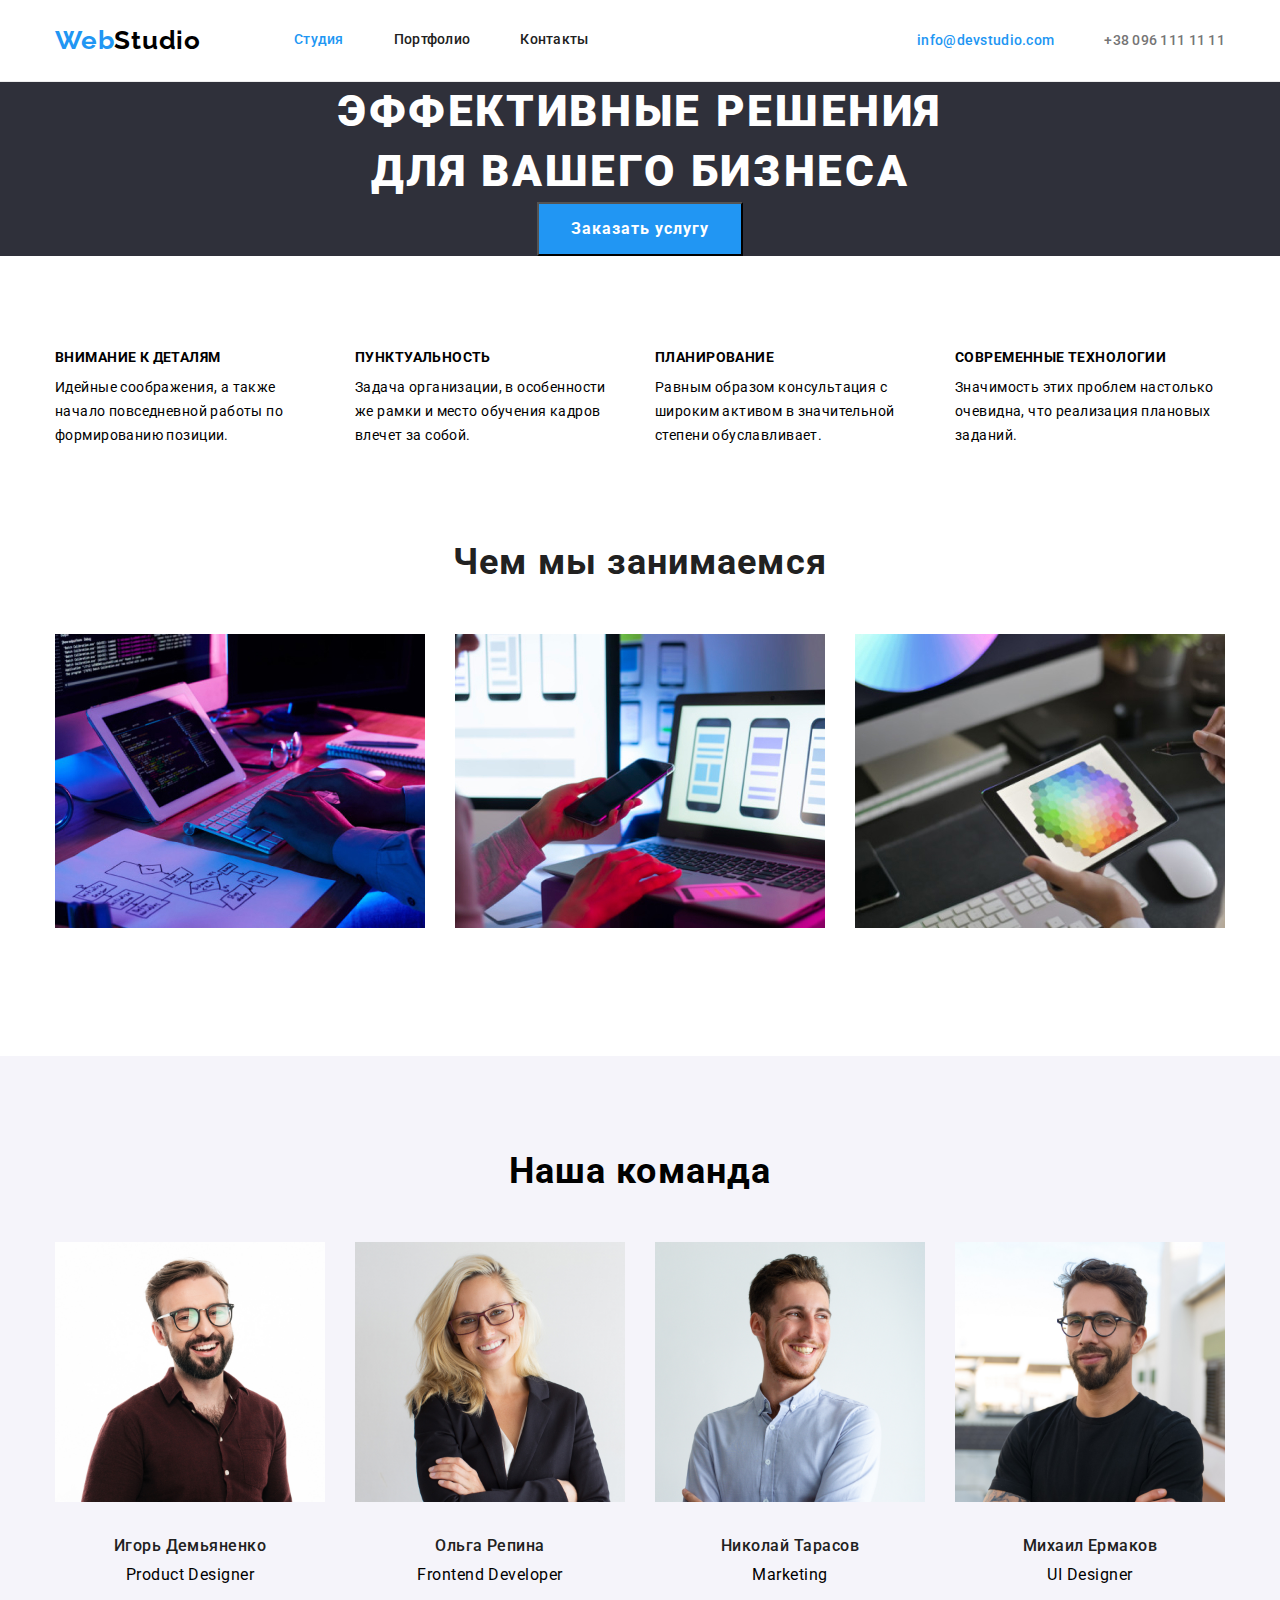
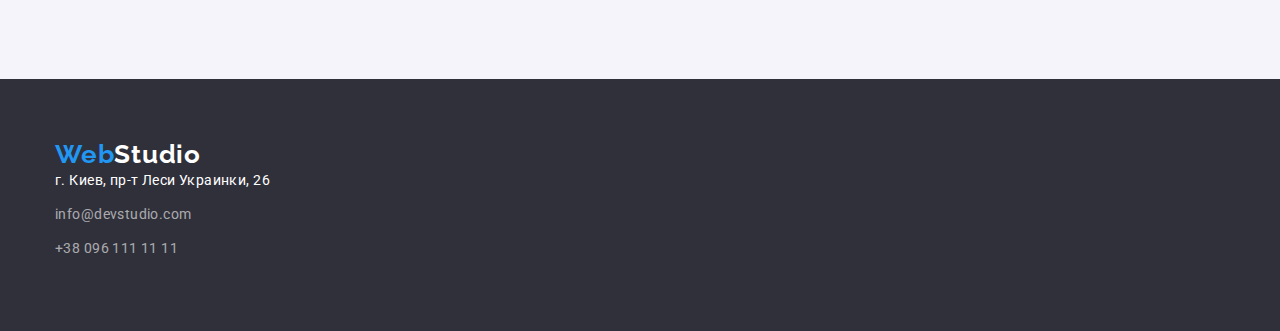
<file: index.html>
<!DOCTYPE html>
<html lang="ru">
<head>
    <meta charset="UTF-8">
    <meta name="viewport" content="width=device-width, initial-scale=1.0">
    <title>WebStudio</title>
    <link rel="preconnect" href="https://fonts.gstatic.com">
    <link href="https://fonts.googleapis.com/css2?family=Raleway:wght@700&family=Roboto:wght@400;500;700;900&display=swap"
    rel="stylesheet">
    <link rel="stylesheet" href="https://cdnjs.cloudflare.com/ajax/libs/modern-normalize/1.0.0/modern-normalize.min.css"/>    
    <link rel="stylesheet" href="./CSS/styles.css">
</head>
<body class="page">
    <header class="page-header">
        <div class="container">
        <!-- Навигация на страницы -->
        <nav>
        <div class="navcontainer">
        <a href="/" class="logo">Web<span class="logo-second">Studio</span></a>
         <ul class="site-nav">
            <li class="item"><a class="link current" href="" >Студия</a></li>
            <li class="item"><a class="link" href="./portfolio.html" >Портфолио</a></li>
            <li class="item"><a class="link" href="">Контакты</a></li>
         </ul>
        </div>
        </nav>
        <!-- Контакты -->
        <ul class="auth-nav">
            <li class="item"><a class="link current" href="mailto:info@dev.studio.com">info@devstudio.com</a></li>
            <li class="item"><a class="link" href="tel:+380961111111" >+38 096 111 11 11</a></li>
        </ul>
        </div>
    </header>    
    </header>
    <main>
        <!-- Секция с кнопкой заказ услуг -->
        <section class="hero">
            <div class="container">
            <h1 class="hero-title">Эффективные решения <br> для вашего бизнеса</h1>
            <button class="button" type="button">Заказать услугу</button>
            </div>
        </section>
        <!-- Преимущества -->
        <section class="feature">
            <div class="container">
            <ul class="feature-list">
                <li class="item">
                    <h2 class="title">Внимание к деталям</h2>
                    <p>Идейные соображения, а также начало повседневной работы по формированию позиции.</p>
                </li>
                <li class="item">
                    <h2 class="title">Пунктуальность</h2>
                    <p>Задача организации, в особенности же рамки и место обучения кадров влечет за собой.</p>
                </li>
                <li class="item">
                    <h2 class="title">Планирование</h2>
                    <p>Равным образом консультация с широким активом в значительной степени обуславливает.</p>
                </li>
                <li class="item">
                    <h2 class="title">Современные технологии</h2>
                    <p>Значимость этих проблем настолько очевидна, что реализация плановых заданий.</p>
                </li>
            </ul>
            </div>
        </section>
        <!-- Чем мы занимаемся -->
        <section class="works">
            <div class="container">
            <h2 class="works-title">Чем мы занимаемся</h2>
            <ul class="works-item">
                <li class="works-list">
                    <img src="./images/box1.jpg" alt="Активность 1" width="370" height="294"/>
                </li>
                <li class="works-list">
                    <img src="./images/box2.jpg" alt="Активность 2" width="370" height="294"/>
                </li>
                <li class="works-list">
                    <img src="./images/box3.jpg" alt="Активность 3" width="370" height="294"/>
                </li>
            </ul>
            </div>
        </section>
        <!-- Наша команда -->
        <section class="team">
            <div class="container">
            <h2 class="team-title">Наша команда</h2>
            <ul class="team-iteam">
                <li  class="team-list">
                <img class="image" src="./images/Product_Designer.jpg" alt="Продакт дизайнер" width="270" height="260"/>
                <h3 class="team-sign">Игорь Демьяненко</h3>
                <p class="team-description">Product Designer</p>
                </li>
                <li class="team-list">
                <img class="image" src="./images/Frontend_Developer.jpg" alt="Фронтенд разработчик" width="270" height="260"/>
                <h3 class="team-sign">Ольга Репина</h3>
                <p class="team-description">Frontend Developer</p>
                </li>
                <li class="team-list">
                    <img class="image"src="./images/Marketing.jpg" alt="Маркетолог" width="270" height="260"/>
                    <h3 class="team-sign">Николай Тарасов</h3>
                    <p class="team-description">Marketing</p>
                </li>
                <li class="team-list">
                    <img class="image" src="./images/UI_Designer.jpg" alt="Дизайнер" width="270" height="260"/>
                    <h3 class="team-sign">Михаил Ермаков</h3>
                    <p class="team-description">UI Designer</p>
                </li>
            </ul>
            </div>
        </section>
    </main>
    <!-- Футер -->
    <footer class="footter"> 
        <div class="container">
        <a href="/" class="logo">Web<span class="logo-second">Studio</span></a>
    <address>
        <span class="footter-address">г. Киев, пр-т Леси Украинки, 26</span>
        <a class="footter-block" href="mailto:info@dev.studio.com" >info@devstudio.com</a>
        <a class="footter-block" href="tel:+380961111111">+38 096 111 11 11</a>
    </address>
        </div>
    </footer>
</body>
</html>
</file>
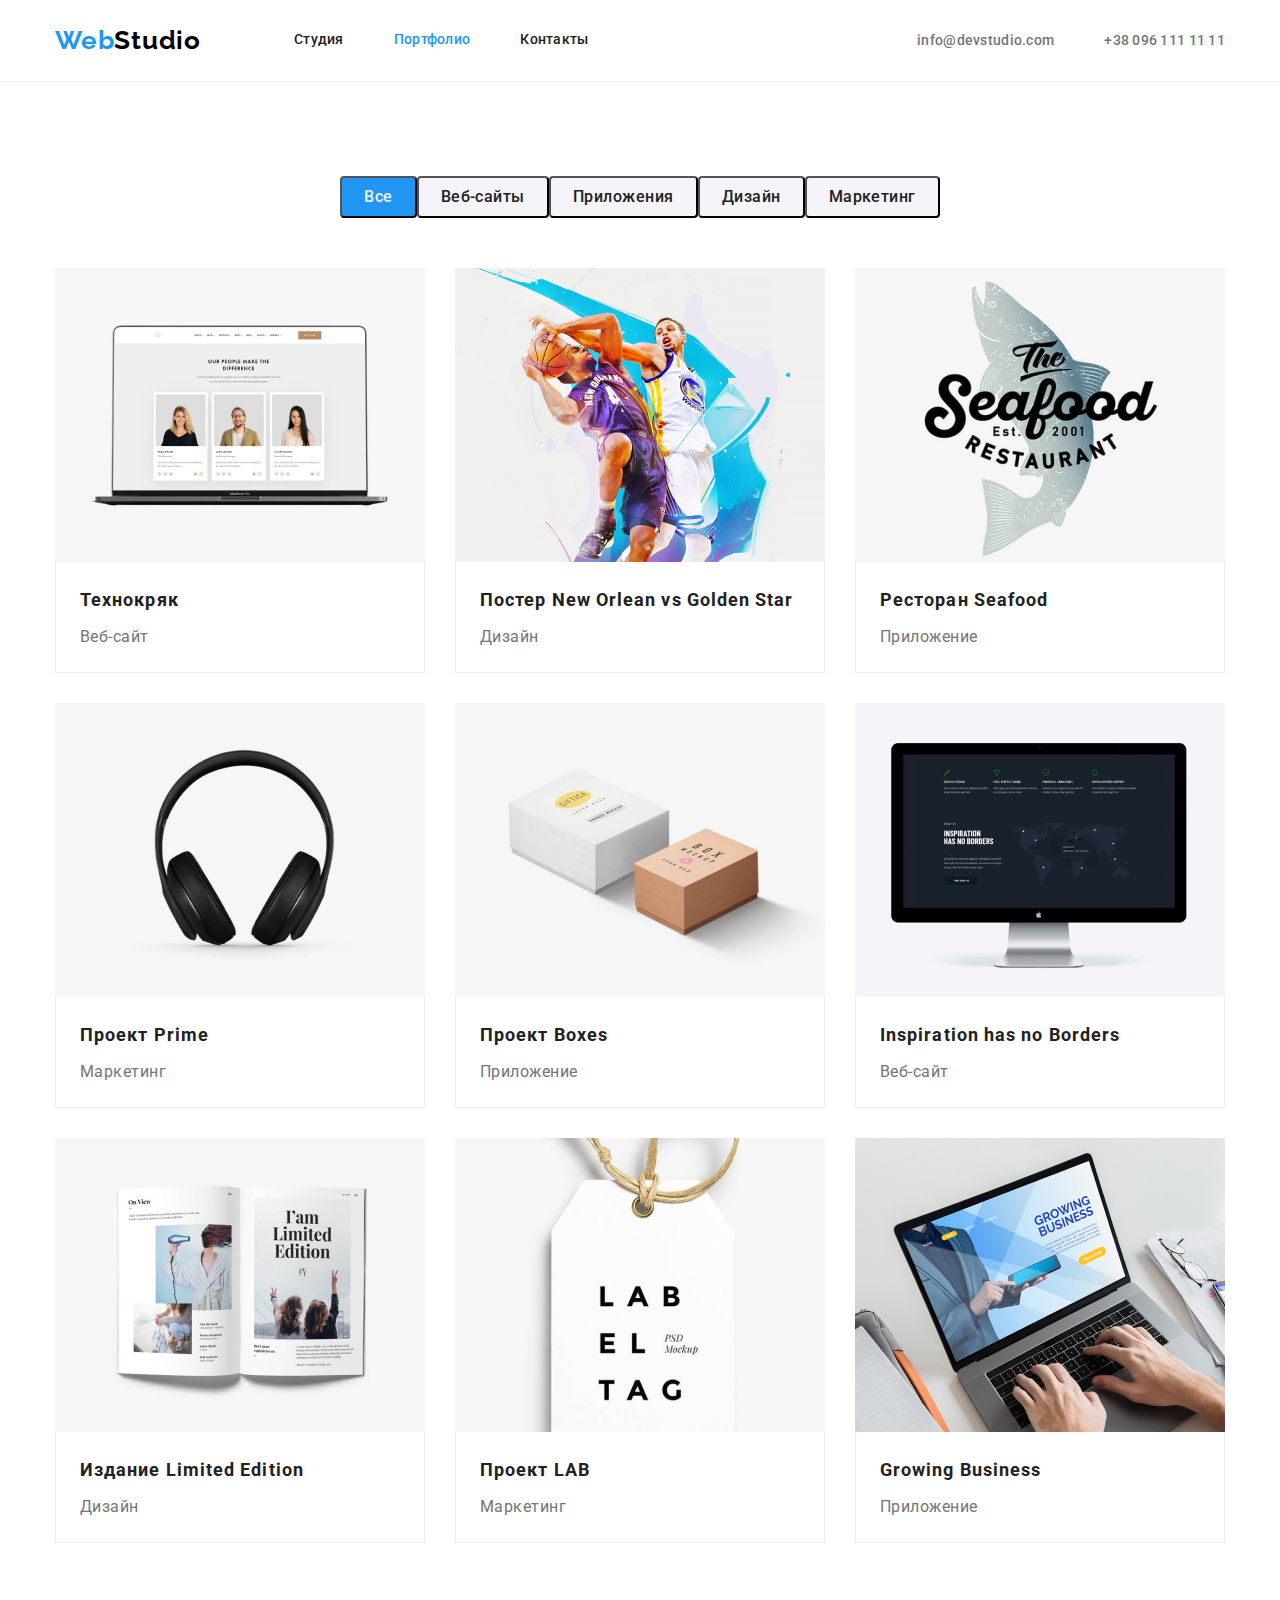
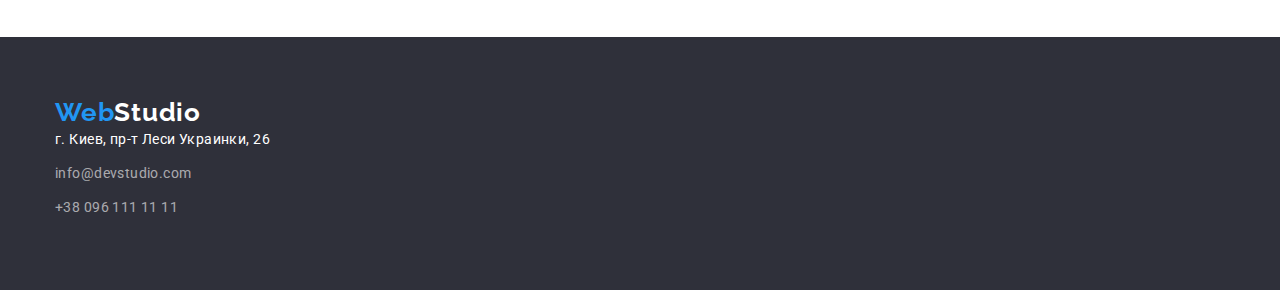
<file: portfolio.html>
<!DOCTYPE html>
<html lang="ru">
<head>
    <meta charset="UTF-8">
    <meta name="viewport" content="width=device-width, initial-scale=1.0">
    <title>WebStudio</title>
    <link rel="preconnect" href="https://fonts.gstatic.com">
    <link href="https://fonts.googleapis.com/css2?family=Raleway:wght@700&family=Roboto:wght@400;500;700;900&display=swap"
    rel="stylesheet">
    <link rel="stylesheet" href="https://cdnjs.cloudflare.com/ajax/libs/modern-normalize/1.0.0/modern-normalize.min.css"/>
    <link rel="stylesheet" href="./CSS/styles.css">
</head>
<body class="page">
    <header class="page-header">
        <div class="container portfolio">
        <!-- Навигация на страницы -->
        <nav>
        <div class="navcontainer">
        <a href="/" class="logo">Web<span class="logo-second">Studio</span></a>
         <ul class="site-nav">
            <li class="item"><a class="link" href="./index.html" >Студия</a></li>
            <li class="item"><a class="link current" href="./portfolio.html" >Портфолио</a></li>
            <li class="item"><a class="link"href="" >Контакты</a></li>
         </ul>
        </div>
        </nav>
        <!-- Контакты -->
        <ul class="auth-nav">
            <li class="item"><a class="link" href="mailto:info@dev.studio.com">info@devstudio.com</a></li>
            <li class="item"><a class="link" href="tel:+380961111111" >+38 096 111 11 11</a></li>
        </ul>
        </div>        
    </header>
    <main>
        <!-- Секция Портфолио -->
        <section class="catalogue">
            <div class="container">           
            <!-- Список кнопок портфолио -->
            <ul class="button-item">
                <li><button class="button-list current" list type="button">Все</button></li>
                <li><button class="button-list" type="button">Веб-сайты</button></li>
                <li><button class="button-list" type="button">Приложения</button></li>
                <li><button class="button-list" type="button">Дизайн</button></li>
                <li><button class="button-list" type="button">Маркетинг</button></li>
            </ul>
            <!-- Перечень работ в портфолио -->
            <ul>
                <div class="works-convert">
                <li class="works-number">
                  <a href="">
                  <img class="works-picture" src="./images/project1.jpg" alt="Дисплей ноутбука" width="370" height="294"/>
                  </a>
                  <div class="block">
                  <h2 class="works-name">Технокряк</h2>
                  <p class="works-description">Веб-сайт</p>                    
                  </div>
                </li>
                <li class="works-number">
                   <a href="">
                   <img class="works-picture" src="./images/project2.jpg" alt="<Два баскетболиста в прыжке>" width="370" height="294"/>
                   </a>
                   <div class="block">
                   <h2 class="works-name">Постер New Orlean vs Golden Star</h2>
                   <p class="works-description">Дизайн</p>
                    </div>                   
                </li>
                <li class="works-number">
                    <a href="">
                    <img class="works-picture" src="./images/project3.jpg" alt="<Лого рыбного рестолорана>" width="370" height="294"/>
                    </a>
                    <div class="block">
                    <h2 class="works-name">Ресторан Seafood</h2>
                    <p class="works-description">Приложение</p>
                    </div>                    
                </li>
                <li class="works-number">
                    <a href="">
                    <img class="works-picture" src="./images/project4.jpg" alt="<Наушники>" width="370" height="294"/>
                    </a>
                    <div class="block">
                    <h2 class="works-name">Проект Prime</h2>
                    <p class="works-description">Маркетинг</p>
                    </div>                     
                </li>
                <li class="works-number">
                    <a href="">
                    <img class="works-picture" src="./images/project5.jpg" alt="<Две упаковочные коробки>" width="370" height="294"/>
                    </a>
                    <div class="block">
                    <h2 class="works-name">Проект Boxes</h2>
                    <p class="works-description">Приложение</p>
                    </div>                     
                </li>
                <li class="works-number">
                    <a href="">
                    <img class="works-picture" src="./images/project6.jpg" alt="<Экран компа>" width="370" height="294"/>
                    </a>
                    <div class="block">
                    <h2 class="works-name">Inspiration has no Borders</h2>
                    <p class="works-description">Веб-сайт</p>
                    </div>                    
                </li>
                <li class="works-number">
                    <a href="">
                    <img class="works-picture" src="./images/project7.jpg" alt="<Открытая книга>" width="370" height="294"/>
                    </a>
                    <div class="block">
                    <h2 class="works-name">Издание Limited Edition</h2>
                    <p class="works-description">Дизайн</p>
                    </div>                    
                </li>
                <li class="works-number">
                    <a href="">
                    <img class="works-picture" src="./images/project8.jpg" alt="<Ярлык с надписью>" width="370" height="294"/>
                    </a>
                    <div class="block">
                    <h2 class="works-name">Проект LAB</h2>
                    <p class="works-description">Маркетинг</p>
                    </div>                      
                </li>
                <li class="works-number">
                    <a href="">
                    <img class="works-picture" src="./images/project9.jpg" alt="<Печать на клавиатуре ноутбука>" width="370" height="294"/>
                    </a>
                    <div class="block">
                    <h2 class="works-name">Growing Business</h2>
                    <p class="works-description">Приложение</p>
                    </div>                    
                </li>
                </div>
               </ul>
            </div>            
        </section>
    </main>
     <!-- Футер -->
     <footer class="footter">
        <div class="container">  
        <a href="/" class="logo">Web<span class="logo-second">Studio</span></a>
    <address>
        <span class="footter-address">г. Киев, пр-т Леси Украинки, 26</span>
        <a class="footter-block" href="mailto:info@dev.studio.com" >info@devstudio.com</a>
        <a class="footter-block" href="tel:+380961111111">+38 096 111 11 11</a>
    </address>
        </div>
    </footer>
</body>
</html>
</file>
<file: CSS/styles.css>
:root {
    --primary-text-color: #757575;
    --title-text-color: #212121;
    --accent: #2196F3;
    --primary-bg-color: E5E5E5;
    --secondary-bg-color: #FFFFFF;
    
}
/* цвет основного текста #212121 */
/* вторичный цвет #757575 */
/* белый #FFFFFF */
/* акцент #2196F3 */
/* Цвет фона E5E5E5 */
/*  */
ul {
  margin-top: 0;
  margin-bottom: 0;
  padding-bottom: 0;
  padding-left :0;
  list-style: none;
}
h1,
h2,
h3,
p {
  margin-top: 0;
  margin-bottom: 0; 
}

h2 {
  margin-bottom :50px;
}
.container {
  width: 1200px;
  margin-left: auto;
  margin-right: auto;
  padding: 0 15px;
  }
header .container {
  display: flex;
  align-items: center;
  
  }

.navcontainer {
  display: flex;
  align-items: center
}

.page {
   background-color: var(--primary-bg-color);
   color: var(--primary-text-color)
   font-family: Roboto, sans-serif;
   }

.page-header {
    background-color: var(--secondary-bg-color);
    border-bottom: 1px solid #ECECEC; 
}

.logo {
    margin-right: 93px;
    padding: 25px 0;
    color: var(--accent);
    font-family: Raleway, sans-serif;
    font-weight: 700;
    font-size: 26px;
    line-height: 1.19;
    letter-spacing: 0.03em;
    text-decoration: none;
   }
    
.logo-second {
    color: #000000
}
.auth-nav {
display: flex;
margin-left: auto;
}
.auth-nav .item {
  margin-right: 50px;
}
.auth-nav .item:last-child {
  margin-right: 0px;
}
.auth-nav .link {
    color: var(--primary-text-color);
    font-family: Roboto;
    font-weight: 500;
    font-size: 14px;
    line-height: 1.14;
    letter-spacing: 0.02em;
    text-decoration: none;
}
.auth-nav .link:hover,
.auth-nav .link:focus {
  color: var(--accent);
}
.auth-nav .link.current {
    color: var(--accent) 
}

/* Site nav */
.site-nav {
  display: flex;
}
.site-nav .item {
  margin-right: 50px;
}
.site-nav .item:last-child{
  margin-right: 0;
}
.site-nav .link {
    display:block;
    color: var(--title-text-color);
    font-family: Roboto;
    font-weight: 500;
    font-size: 14px;
    line-height: 1.14;
    letter-spacing: 0.02em;
    text-decoration: none;
    padding-top: 32px;
    padding-bottom: 32px;
}
.site-nav .link.current {
    color: var(--accent)
}
.site-nav .link:hover,
.site-nav .link:focus {
    color: var(--accent);
  }
  .site-nav .link:active {
    color: var(--accent);
      }
  .hero {
    background-color: #2F303A;
    text-align: center;
    
}
.hero-title {
    min-width: 700 px;
    margin-right: auto;
    margin-left: auto;
    color: #FFFFFF;
    font-family: Roboto;
    font-weight: 900;
    font-size: 44px;
    line-height: 1.36;
    text-align: center;
    letter-spacing: 0.06em;
    text-transform: uppercase;
}
  /* Button */
  .button {
    display: inline-block;
    color:  #FFFFFF;
    padding :10px 32px;
    background-color:var(--accent);
    font-family: inherit;
    font-family: Roboto;
    font-weight: 700;
    font-size: 16px;
    line-height: 1.88;
    align-items: center;
    text-align: center;
    letter-spacing: 0.06em;
  }
  .button-item {
    display: flex;
    margin-bottom: 50px;
    justify-content:center;
    }
  .button-list.current {
    color: #F5F4FA;
    background-color: var(--accent) ;
  }

  .button-list {
    display: inline-block;
    padding: 6px 22px;
    margin-right: 8px;
    background: #F5F4FA;
    border-radius: 4px;    
     color: var(--title-text-color);
     font-family: inherit;
     font-family: Roboto;
     font-weight: 500;
     font-size: 16px;
     line-height: 1.63;
     text-align: center;
     letter-spacing: 0.03em;
     }
     .button-list:last-child {
       margin-right: 0;
     }
.feature {    
    padding: 94px 0px 0px 0px; 
    }

.feature-list {
  display : flex;  
  font-family: Roboto;
  font-weight: 400;
  font-size: 14px;
  line-height: 1.71;
  letter-spacing: 0.03em;
}
.feature-list .item {
  margin-right:30px;
  min-width: 270px;
}
.feature-list .item:last-child{
  margin-right: 0;
}
.feature-list .title {
  margin-bottom: 10px;
  font-family: Roboto;
  font-weight: 700;
  font-size: 14px;
  line-height: 1.14;
  letter-spacing: 0.03em;
  text-transform: uppercase;
}
  .works {    
    padding: 94px 0px;
  }

  .works-number {
  margin-bottom: 30px;
  margin-right: 30px;
  width: 370px;
  }
  .works-number:nth-child(3n) {
    margin-right: 0px;
  }
  .works-number:nth-last-child(-n+3) {
    margin-bottom: 0px;
  }
  .works-picture {
   display :block;
  }
  .works-item {
    display: flex;
  }
  .works-list {
    margin-right: 30px;
  }
  .works-list:last-child{
    margin-right: 0;
  }
  .works-title {
      margin-bottom: 50px;
      color: var(--title-text-color);
      font-family: Roboto;
      font-style: normal;
      font-weight: 700;
      font-size: 36px;
      line-height: 1.17;
      text-align: center;
      letter-spacing: 0.03em;
  }
  .team-iteam {
    display: flex
  }
  .image {
    margin-bottom: 30px;
  }
  .team {
    padding: 94px 0px; 
    background: #F5F4FA;
  }
  .team-list {
    margin-right: 30px;
    }
  .team-list:last-child {
    margin-right: 0px;
    border-radius: 0px 0px 4px 4px;
  }

  .team-title {
    font-family: Roboto;
    font-style: normal;
    font-weight: bold;
    font-size: 36px;
    line-height: 1.17;
    text-align: center;
    letter-spacing: 0.03em;
  }
  .team-sign {
    margin-bottom: 10px;
    color: var(--title-text-color);
    font-family: Roboto;
    font-style: normal;
    font-weight: 500;
    font-size: 16px;
    line-height: 1.19;
    letter-spacing: 0.03em;
    text-align: center;
  }
  .team-description {
    font-family: Roboto;
    font-style: normal;
    font-weight: 400;
    font-size: 16px;
    line-height: 1.19;
    letter-spacing: 0.03em;
    text-align: center;
  }
  .works-convert {
    display: flex;
    flex-wrap: wrap;
    width: 1200px;
  }
  
  .works-item {
    margin-bottom: 30px;
  }
  .catalogue .block {
    padding: 20px 24px;
    border: 1px solid #EEEEEE;
    border-top-width: 0px;
  }

  .works-name {
    /* margin-top: 20px; */
    margin-bottom: 4px;
    color: var(--title-text-color);
    font-family: Roboto;
    font-style: normal;
    font-weight: 700;
    font-size: 18px;
    line-height: 2;
    letter-spacing: 0.06em;
    
  }
 .works-description {
    font-family: Roboto;
    font-style: normal;
    font-weight: 400;
    font-size: 16px;
    line-height: 1.88;
    letter-spacing: 0.03em;
    color: var(--primary-text-color);
    
 }
 .catalogue {
   padding: 94px 0px;
 }

 .footter {
  background-color: #2F303A;
  padding: 60px 0px;
}
.footter .logo-second {
  color: #FFFFFF;
}
.footter .logo {
  margin-bottom :20px;
}
.footter-address {
  margin-bottom: 10px;
  margin-right:0;
  color: #FFFFFF;
  font-family: Roboto;
  font-style: normal;
  font-weight: 400;
  font-size: 14px;
  line-height: 1.71;
  letter-spacing: 0.03em;
}
.footter-block {
margin-bottom: 10px;
margin-right:0;
font-family: Roboto;
font-style: normal;
font-weight: 400;
font-size: 14px;
line-height: 1.71;
letter-spacing: 0.03em;    
color: rgba(255, 255, 255, 0.6);
text-decoration: none;
}
   address {
   display: flex;
   flex-direction: column;
 }
</file>
